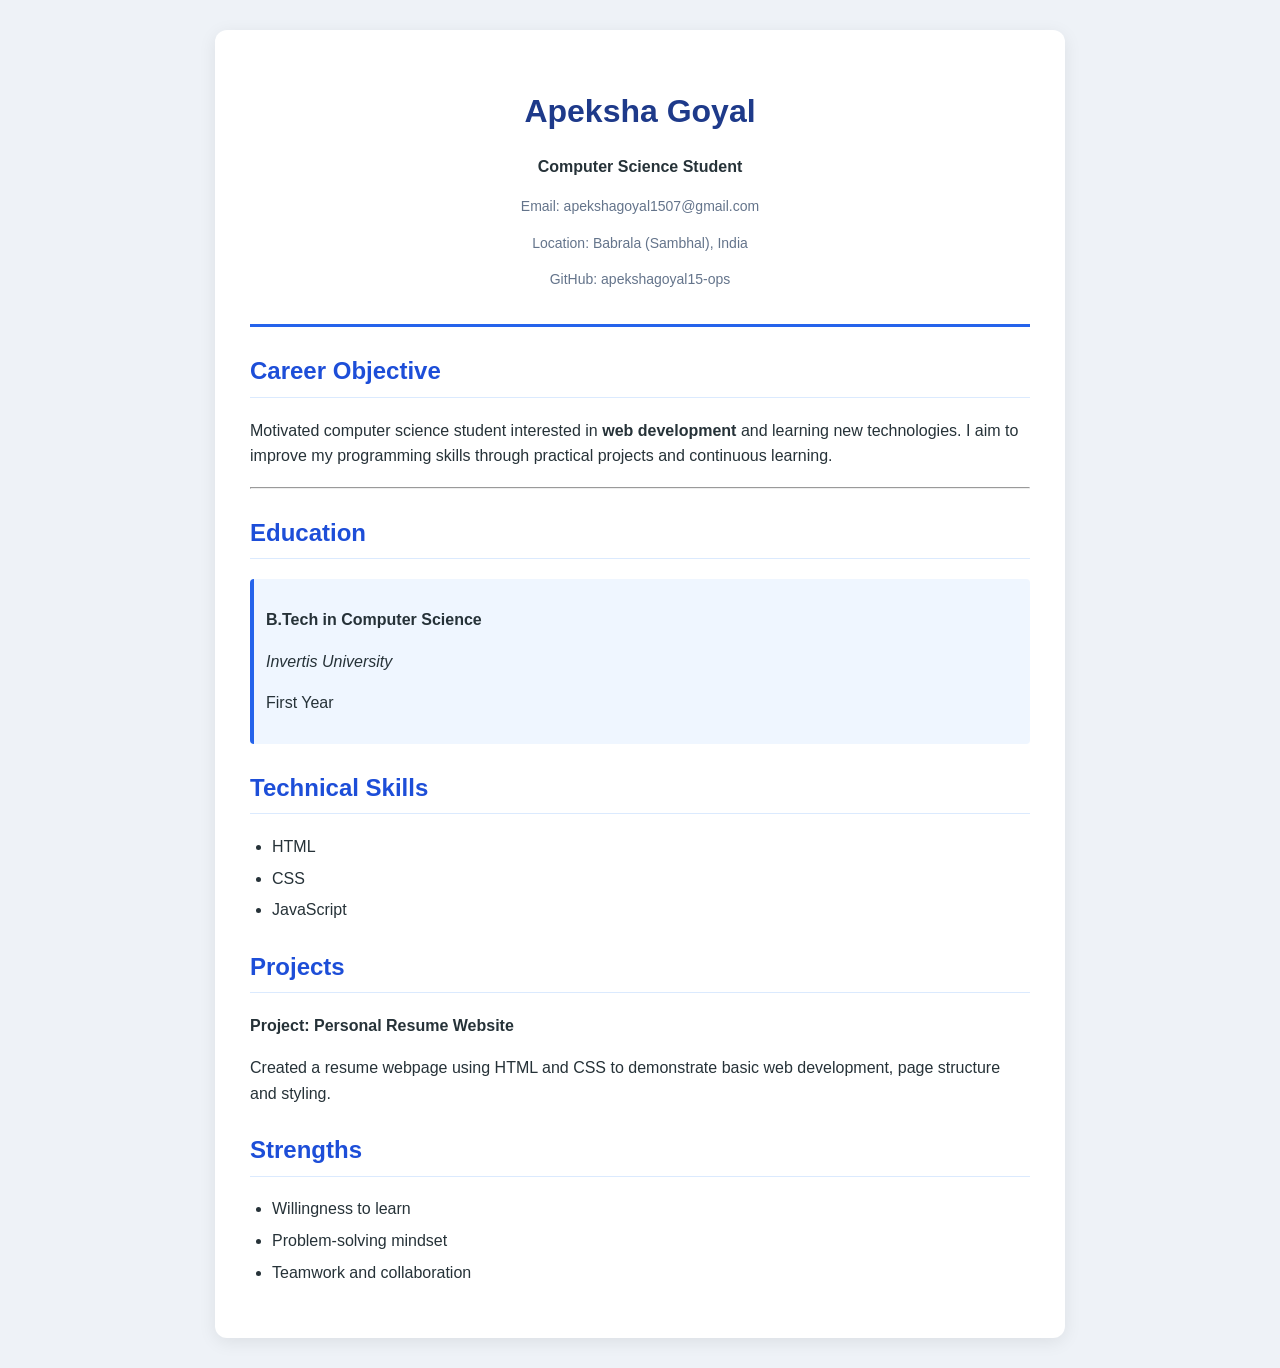
<file: week-2/index.html>
<!DOCTYPE html>
<html lang="en">
<head>
    <meta charset="UTF-8">
    <meta name="viewport" content="width=device-width, initial-scale=1.0">
    <title>My Resume | Week 2 Assignment</title>

    <style>
        * {
            box-sizing: border-box;
        }

        body {
            font-family: Arial, sans-serif;
            background-color: #eef2f7;
            color: #263238;
            margin: 0;
            padding: 30px 15px;
            line-height: 1.6;
        }

        .resume {
            max-width: 850px;
            margin: auto;
            background-color: white;
            padding: 35px;
            border-radius: 12px;
            box-shadow: 0 4px 18px rgba(0, 0, 0, 0.08);
        }

        header {
            text-align: center;
            padding-bottom: 20px;
            border-bottom: 3px solid #2563eb;
        }

        h1 {
            color: #1e3a8a;
            margin-bottom: 5px;
        }

        .contact {
            color: #64748b;
            font-size: 14px;
        }

        h2 {
            color: #1d4ed8;
            border-bottom: 1px solid #dbeafe;
            padding-bottom: 6px;
            margin-top: 25px;
        }

        .section {
            margin-bottom: 18px;
        }

        .highlight {
            background-color: #eff6ff;
            padding: 12px;
            border-left: 4px solid #2563eb;
            border-radius: 4px;
        }

        ul {
            padding-left: 22px;
        }

        li {
            margin-bottom: 6px;
        }

        footer {
            text-align: center;
            margin-top: 25px;
            color: #64748b;
            font-size: 13px;
        }

        @media (max-width: 600px) {
            body {
                padding: 12px;
            }

            .resume {
                padding: 20px;
            }
        }
    </style>
</head>

<body>

    <!-- Main resume container -->
    <div class="resume" id="resume">

        <!-- Personal information -->
        <header>
            <h1>Apeksha Goyal</h1>
            <p><strong>Computer Science Student</strong></p>

            <div class="contact">
                <p>Email: apekshagoyal1507@gmail.com</p>
                <p>Location: Babrala (Sambhal), India</p>
                <p>GitHub: apekshagoyal15-ops</p>
            </div>
        </header>

        <!-- Career objective -->
        <div class="section" id="objective">
            <h2>Career Objective</h2>

            <p>
                Motivated computer science student interested in
                <strong>web development</strong> and learning new technologies.
                I aim to improve my programming skills through practical
                projects and continuous learning.
            </p>
        </div>

        <hr>

        <!-- Education -->
        <div class="section" id="education">
            <h2>Education</h2>

            <div class="highlight">
                <p><strong>B.Tech in Computer Science</strong></p>
                <p><em>Invertis University</em></p>
                <p>First Year</p>
            </div>
        </div>

        <!-- Skills -->
        <div class="section" id="skills">
            <h2>Technical Skills</h2>

            <ul>
                <li>HTML</li>
                <li>CSS</li>
                <li>JavaScript</li>
            </ul>
        </div>

        <!-- Projects -->
        <div class="section" id="projects">
            <h2>Projects</h2>

            <p><strong>Project: Personal Resume Website</strong></p>

            <p>
                Created a resume webpage using HTML and CSS to demonstrate
                basic web development, page structure and styling.
            </p>
        </div>

        <!-- Strengths -->
        <div class="section" id="strengths">
            <h2>Strengths</h2>

            <ul>
                <li>Willingness to learn</li>
                <li>Problem-solving mindset</li>
                <li>Teamwork and collaboration</li>
            </ul>
        </div>

    </div>

</body>
</html>
</file>
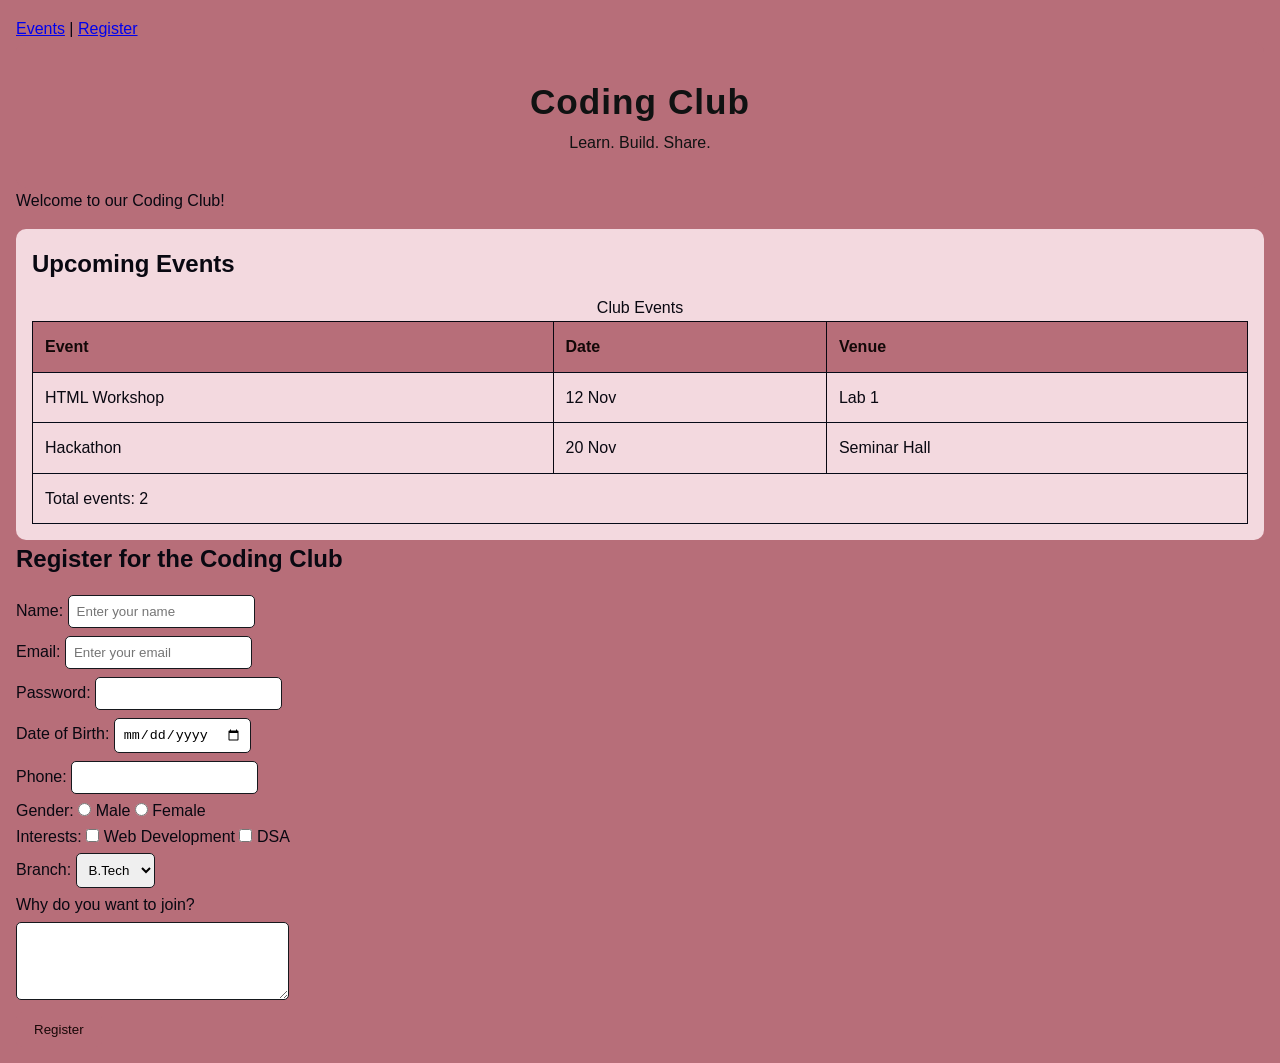
<file: week-4/index.html>
<!DOCTYPE html>
<html lang="en">

<head>
    <meta charset="UTF-8">
    <meta name="viewport" content="width=device-width, initial-scale=1.0">
    <meta name="description" content="Coding Club events and student registration">
    <title>Coding Club</title>
    <style>
    /* CSS Variables */
    :root {
        --brand: #b76e79;
        --light: #b76e79;
        --dark: #090811;
        --gap: 16px;
    }
    /* Universal Selector */
* {
    margin: 0;
    padding: 0;
    box-sizing: border-box;
}

/* Element Selector */
body {
    font-family: Arial, sans-serif;
    background: var(--light);
    color: var(--dark);
    line-height: 1.6;
    padding: var(--gap);
}

h1 {
    font-size: 2.2rem;
    letter-spacing: 1px;
}

h2 {
    margin-bottom: 12px;
}
  /* ID Selector */
#hero {
    background: var(--brand);
    color: rgb(16, 18, 18);
    text-align: center;
    padding: 32px var(--gap);
    border-radius: 10px;
}

/* Class Selector */
.card {
    background: #f3d9df;
    padding: var(--gap);
    margin-top: var(--gap);
    border-radius: 10px;
}
/* Table Styling */
table {
    width: 100%;
    border-collapse: collapse;
    margin-top: 10px;
    border:#090811
}

th {
    background: var(--brand);
    color: rgb(19, 8, 8);
    text-align: left;
}

th,
td {
    padding: 12px;
    border-bottom: 1px solid #050a17;
}
 /* Form Styling */
input,
select,
textarea {
    padding: 8px;
    margin: 4px 0;
    border: 1px solid #16181d;
    border-radius: 5px;
}

button {
    background: var(--brand);
    color: rgb(24, 7, 7);
    border: none;
    padding: 10px 18px;
    border-radius: 6px;
    cursor: pointer;
}

button:hover {
    opacity: 0.9;
}
</style>
    <link rel="icon" href="favicon.ico">
</head>

<body>
        <!-- Navigation -->
    <nav>
        <a href="#events">Events</a> |
        <a href="#register">Register</a>
    </nav>

    <header id="hero">
    <h1>Coding Club</h1>
    <p>Learn. Build. Share.</p>
</header>

    <p>Welcome to our Coding Club!</p>
        <!-- Upcoming Events Section -->
        <section class="card">
        <h2 id="events">Upcoming Events</h2>

    <table border="1">

        <caption>Club Events</caption>

        <thead>
            <tr>
                <th>Event</th>
                <th>Date</th>
                <th>Venue</th>
            </tr>
        </thead>

        <tbody>
            <tr>
                <td>HTML Workshop</td>
                <td>12 Nov</td>
                <td>Lab 1</td>
            </tr>

            <tr>
                <td>Hackathon</td>
                <td>20 Nov</td>
                <td>Seminar Hall</td>
            </tr>
        </tbody>

        <tfoot>
            <tr>
                <td colspan="3">Total events: 2</td>
            </tr>
        </tfoot>

    </table>
    </section>
    
        <!-- Registration Form -->
    <h2 id="register">Register for the Coding Club</h2>

    <form action="#" method="post">

        <!-- Name -->
        <p>
            <label for="name">Name:</label>
            <input
                type="text"
                id="name"
                name="name"
                placeholder="Enter your name"
                required
            >
        </p>

        <!-- Email -->
        <p>
            <label for="email">Email:</label>
            <input
                type="email"
                id="email"
                name="email"
                placeholder="Enter your email"
                required
            >
        </p>

        <!-- Password -->
        <p>
            <label for="password">Password:</label>
            <input
                type="password"
                id="password"
                name="password"
                required
            >
        </p>

        <!-- Date of Birth -->
        <p>
            <label for="dob">Date of Birth:</label>
            <input type="date" id="dob" name="dob">
        </p>

        <!-- Phone -->
        <p>
            <label for="phone">Phone:</label>
            <input type="tel" id="phone" name="phone">
        </p>

        <!-- Gender -->
        <p>
            Gender:

            <input type="radio" id="male" name="gender" value="male">
            <label for="male">Male</label>

            <input type="radio" id="female" name="gender" value="female">
            <label for="female">Female</label>
        </p>

        <!-- Interests -->
        <p>
            Interests:

            <input type="checkbox" id="web" name="interests" value="web">
            <label for="web">Web Development</label>

            <input type="checkbox" id="dsa" name="interests" value="dsa">
            <label for="dsa">DSA</label>
        </p>

        <!-- Branch Dropdown -->
        <p>
            <label for="branch">Branch:</label>

            <select id="branch" name="branch">
                <option value="btech">B.Tech</option>
                <option value="bca">BCA</option>
                <option value="other">Other</option>
            </select>
        </p>

        <!-- Message -->
        <p>
            <label for="message">Why do you want to join?</label>
            <br>

            <textarea
                id="message"
                name="message"
                rows="4"
                cols="30"
            ></textarea>
        </p>

        <!-- Submit Button -->
        <button type="submit">Register</button>

    </form>

</body>

</html>
</file>
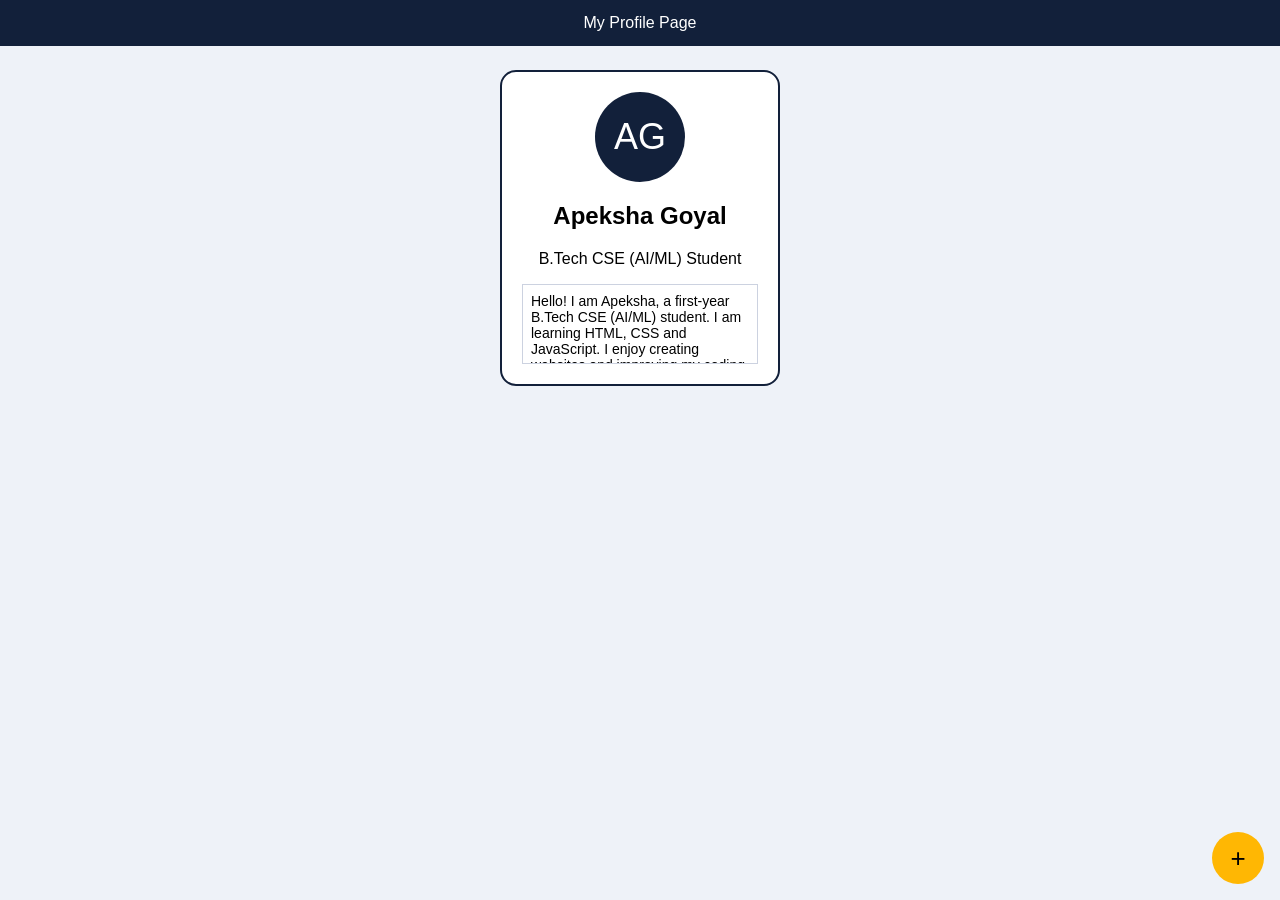
<file: week-6/index.html>
<!DOCTYPE html>
<html lang="en">
<head>
    <meta charset="UTF-8">
    <meta name="viewport" content="width=device-width, initial-scale=1.0">
    <title>Profile Card</title>
    <style>
    * {
        box-sizing: border-box;
    }

    body {
        margin: 0;
        font-family: Arial, sans-serif;
        background: #eef2f8;
    }
     header {
    position: sticky;
    top: 0;
    z-index: 10;
    background: #12203a;
    color: white;
    padding: 14px;
    text-align: center;
}

    .card {
        width: 280px;
        margin: 24px auto;
        background: white;
        border: 2px solid #12203a;
        border-radius: 16px;
        padding: 20px;
        text-align: center;
    }
    .avatar {
    width: 90px;
    height: 90px;
    border-radius: 50%;
    background: #12203a;;
    color: white;
    font-size: 36px;
    line-height: 90px;
    margin: 0 auto 10px;
}
.bio {
    height: 80px;
    overflow: auto;
    text-align: left;
    border: 1px solid #ccd2e0;
    padding: 8px;
    margin-top: 12px;
    font-size: 14px;
}
.fab {
    position: fixed;
    right: 16px;
    bottom: 16px;
    width: 52px;
    height: 52px;
    border: 0;
    border-radius: 50%;
    background: #ffb703;
    font-size: 26px;
    cursor: pointer;
     }
</style>
</head>
<body>

    <header>My Profile Page</header>

    <main>
        <div class="card">
            <div class="avatar">AG</div>
            <h2>Apeksha Goyal</h2>
            <p>B.Tech CSE (AI/ML) Student</p>
           <div class="bio">
            Hello! I am Apeksha, a first-year B.Tech CSE (AI/ML)
            student. I am learning HTML, CSS and JavaScript.
            I enjoy creating websites and improving my coding skills.
            My goal is to build useful projects and learn new technologies.
    </div>
        </div>
    </main>
    <button class="fab" type="button">+</button>

</body>
</html>
</file>
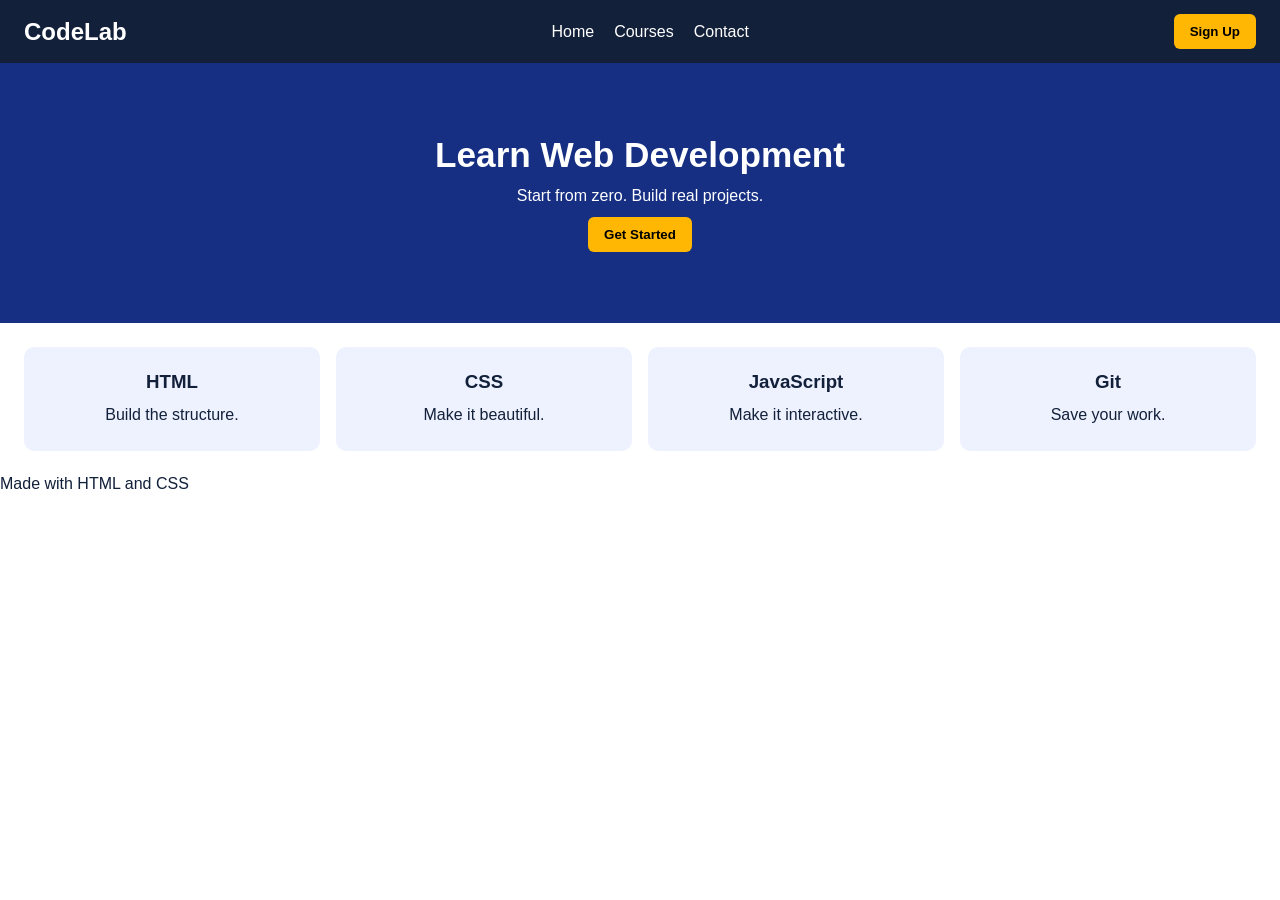
<file: week-7/index.html>
<!DOCTYPE html>
<html lang="en">
<head>
    <meta charset="UTF-8">
    <meta name="viewport" content="width=device-width, initial-scale=1.0">
    <title>CodeLab</title>
    <style>
    * {
        margin: 0;
        padding: 0;
        box-sizing: border-box;
    }

    body {
        font-family: Arial, sans-serif;
        color: #12203a;
    }

    nav {
        display: flex;
        justify-content: space-between;
        align-items: center;
        padding: 14px 24px;
        background: #12203a;
        color: white;
    }

    nav ul {
        display: flex;
        gap: 20px;
        list-style: none;
    }

    nav a {
        color: white;
        text-decoration: none;
    }

    .btn {
        background: #ffb703;
        border: none;
        padding: 10px 16px;
        border-radius: 6px;
        font-weight: bold;
        cursor: pointer;
    }
    
/* Hero banner: center everything using Flexbox */
.hero {
    display: flex;
    flex-direction: column;
    align-items: center;
    justify-content: center;
    gap: 12px;
    height: 260px;
    padding: 16px;
    text-align: center;
    background: #162f83;
    color: white;
}

.hero h1 {
    font-size: 2.2rem;
}

/* Cards layout using Flexbox */
.cards {
    display: flex;
    flex-wrap: wrap;
    gap: 16px;
    padding: 24px;
}

.card {
    flex: 1 1 200px;
    background: #eef2ff;
    padding: 24px;
    border-radius: 10px;
    text-align: center;
}

.card p {
    margin-top: 10px;
    line-height: 1.5;
}

/* Cards layout using Flexbox */
.cards {
    display: flex;
    flex-wrap: wrap;
    gap: 16px;
    padding: 24px;
}

.card {
    flex: 1 1 200px;
    background: #eef2ff;
    padding: 24px;
    border-radius: 10px;
    text-align: center;
}

.card p {
    margin-top: 10px;
    line-height: 1.5;
}

/* Mobile responsive layout */
@media (max-width: 600px) {
    nav {
        flex-direction: column;
        gap: 16px;
    }

    nav ul {
        gap: 14px;
    }

    .hero h1 {
        font-size: 1.7rem;
    }

    .cards {
        padding: 16px;
    }
}


</style>
</head>
<body>

    <nav>
        <h2>CodeLab</h2>
        <ul>
            <li><a href="#home">Home</a></li>
            <li><a href="#courses">Courses</a></li>
            <li><a href="#contact">Contact</a></li>
        </ul>
        <button class="btn">Sign Up</button>
    </nav>

    <section class="hero" id="home">
        <h1>Learn Web Development</h1>
        <p>Start from zero. Build real projects.</p>
        <button class="btn">Get Started</button>
    </section>

    <section class="cards" id="courses">
        <div class="card">
            <h3>HTML</h3>
            <p>Build the structure.</p>
        </div>

        <div class="card">
            <h3>CSS</h3>
            <p>Make it beautiful.</p>
        </div>

        <div class="card">
            <h3>JavaScript</h3>
            <p>Make it interactive.</p>
        </div>

        <div class="card">
            <h3>Git</h3>
            <p>Save your work.</p>
        </div>
    </section>

    <footer id="contact">Made with HTML and CSS</footer>

</body>
</html>
</file>
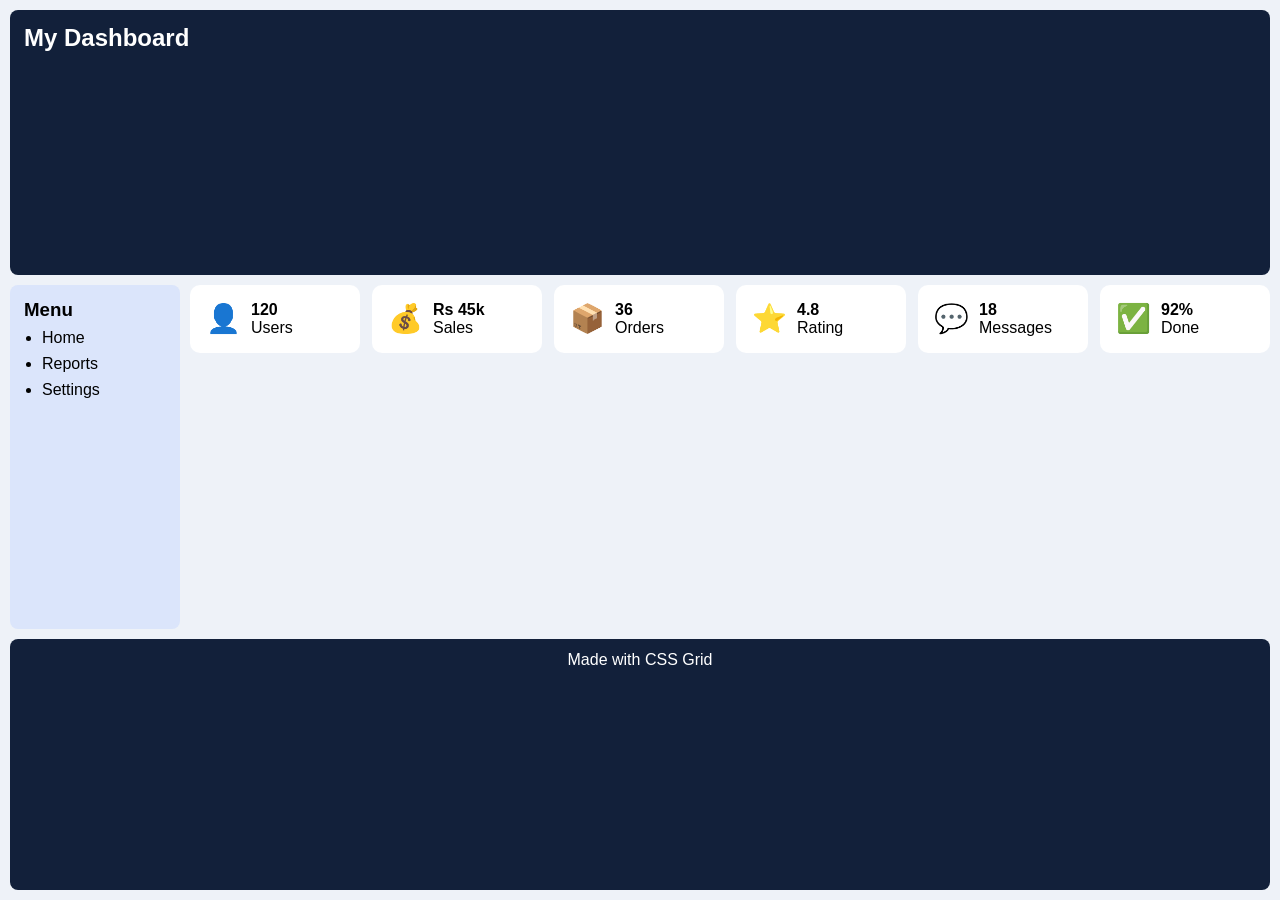
<file: week-8/index.html>
<!DOCTYPE html>
<html lang="en">
<head>
    <meta charset="UTF-8">
    <meta name="viewport" content="width=device-width, initial-scale=1.0">
    <title>My Dashboard</title>
    
<style>
    * {
        margin: 0;
        padding: 0;
        box-sizing: border-box;
    }

    body {
        font-family: Arial, sans-serif;
        background: #eef2f8;
    }

    /* Main dashboard layout using CSS Grid */
    .layout {
        display: grid;
        grid-template-columns: 170px 1fr;
        grid-template-areas:
            "head head"
            "side main"
            "foot foot";
        gap: 10px;
        min-height: 100vh;
        padding: 10px;
    }

    header {
        grid-area: head;
        background: #12203a;
        color: white;
        padding: 14px;
        border-radius: 8px;
    }

    aside {
        grid-area: side;
        background: #dbe5fb;
        padding: 14px;
        border-radius: 8px;
    }

    aside li {
        margin: 8px 0 8px 18px;
    }

    main {
        grid-area: main;
    }
    
/* Automatically arrange dashboard cards */
.gallery {
    display: grid;
    grid-template-columns: repeat(auto-fit, minmax(150px, 1fr));
    gap: 12px;
}

/* Arrange icon and text side by side */
.item {
    display: flex;
    align-items: center;
    gap: 10px;
    background: white;
    padding: 16px;
    border-radius: 10px;
}

.icon {
    font-size: 28px;
}

    footer {
        grid-area: foot;
        background: #12203a;
        color: white;
        padding: 12px;
        text-align: center;
        border-radius: 8px;
    }
    @media (max-width: 600px) {
    .layout {
        grid-template-columns: 1fr;
        grid-template-areas:
            "head"
            "side"
            "main"
            "foot";
    }

    .gallery {
        grid-template-columns: 1fr;
    }
}
</style>

</head>
<body>

    <div class="layout">

        <header>
            <h2>My Dashboard</h2>
        </header>

        <aside>
            <h3>Menu</h3>
            <ul>
                <li>Home</li>
                <li>Reports</li>
                <li>Settings</li>
            </ul>
        </aside>

        <main>
            <div class="gallery">
                <div class="item">
                    <span class="icon">&#128100;</span>
                    <div><b>120</b><br>Users</div>
                </div>

                <div class="item">
                    <span class="icon">&#128176;</span>
                    <div><b>Rs 45k</b><br>Sales</div>
                </div>

                <div class="item">
                    <span class="icon">&#128230;</span>
                    <div><b>36</b><br>Orders</div>
                </div>

                <div class="item">
                    <span class="icon">&#11088;</span>
                    <div><b>4.8</b><br>Rating</div>
                </div>

                <div class="item">
                    <span class="icon">&#128172;</span>
                    <div><b>18</b><br>Messages</div>
                </div>

                <div class="item">
                    <span class="icon">&#9989;</span>
                    <div><b>92%</b><br>Done</div>
                </div>
            </div>
        </main>

        <footer>Made with CSS Grid</footer>

    </div>

</body>
</html>
</file>
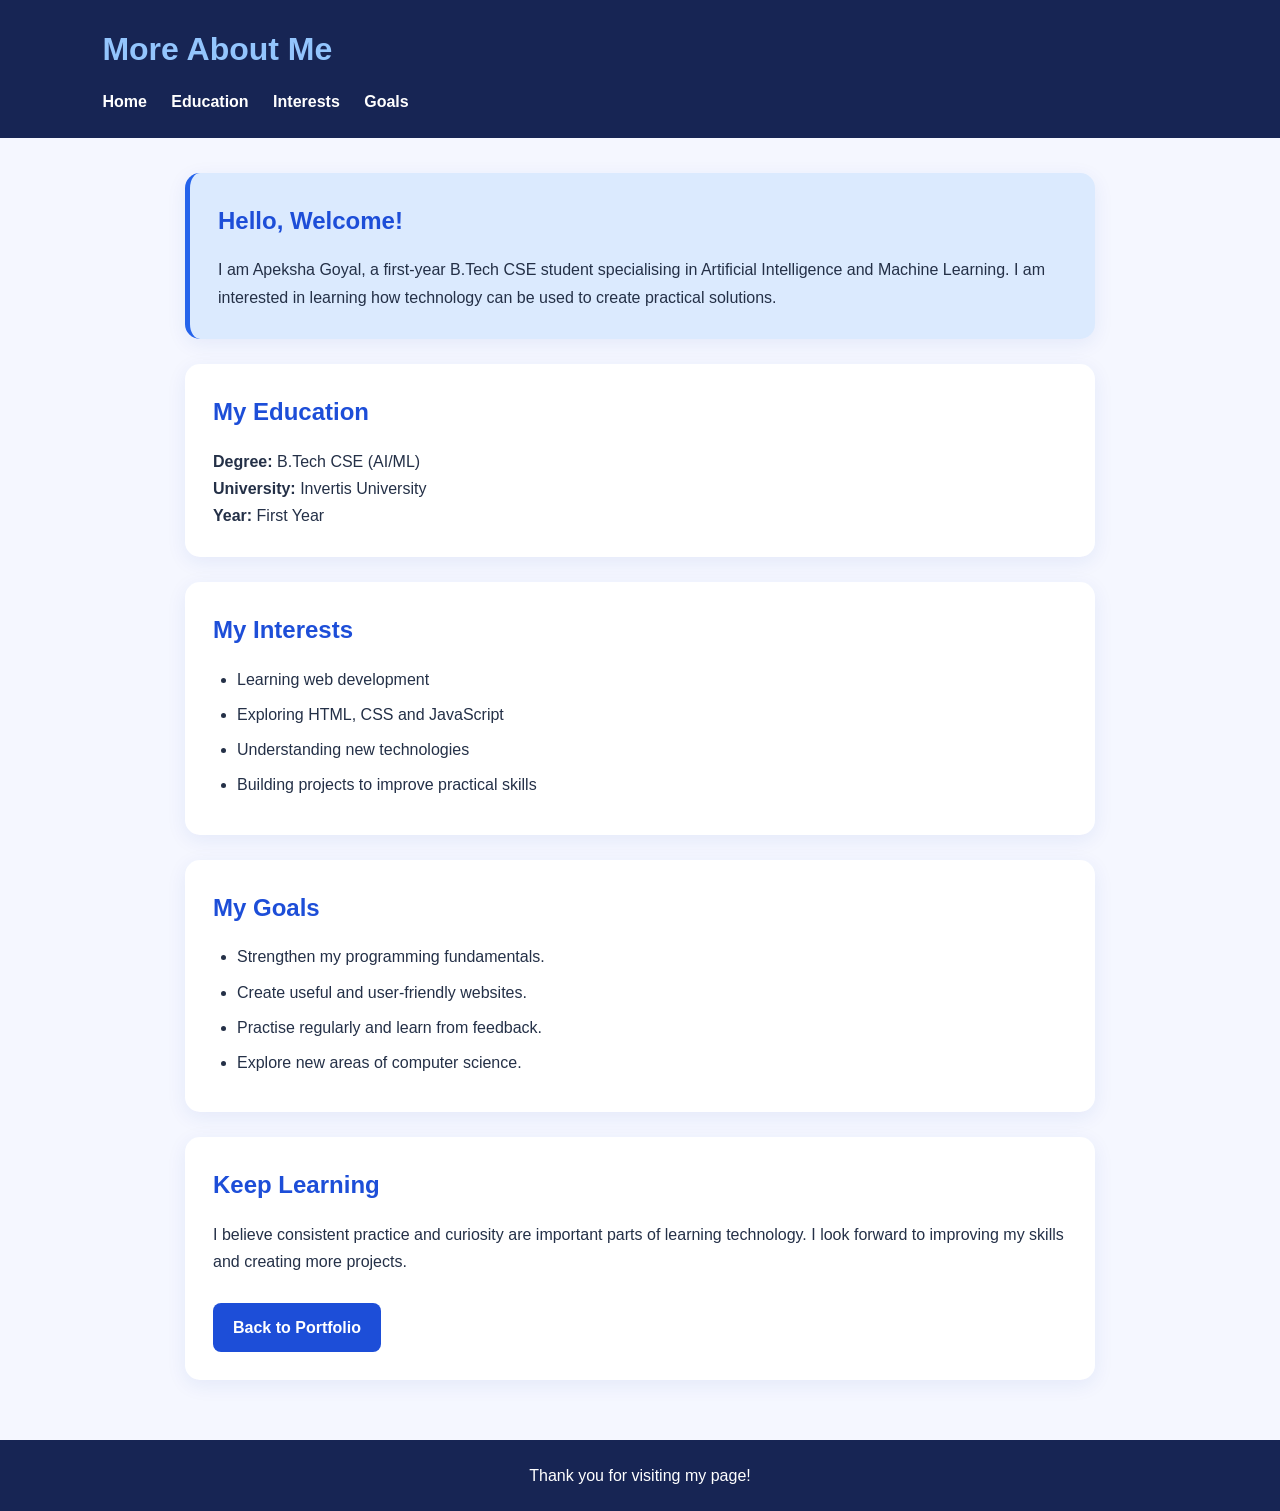
<file: week -3/about.html>
<!DOCTYPE html>
<html lang="en">
<head>
    <meta charset="UTF-8">
    <meta name="viewport" content="width=device-width, initial-scale=1.0">
    <title>About Me | Apeksha Goyal</title>

    <style>
        * {
            margin: 0;
            padding: 0;
            box-sizing: border-box;
        }

        body {
            font-family: Arial, sans-serif;
            background: #f5f7ff;
            color: #243047;
            line-height: 1.7;
        }

        header {
            background: #172554;
            color: white;
            padding: 22px 8%;
        }

        header h1 {
            color: #93c5fd;
        }

        nav {
            margin-top: 12px;
        }

        nav a {
            color: white;
            text-decoration: none;
            margin-right: 20px;
            font-weight: bold;
        }

        nav a:hover {
            color: #93c5fd;
        }

        main {
            max-width: 950px;
            margin: auto;
            padding: 35px 20px;
        }

        section {
            background: white;
            padding: 28px;
            margin-bottom: 25px;
            border-radius: 15px;
            box-shadow: 0 5px 20px rgba(30, 64, 175, 0.08);
        }

        h2 {
            color: #1d4ed8;
            margin-bottom: 15px;
        }

        ul {
            padding-left: 24px;
        }

        li {
            margin-bottom: 8px;
        }

        .highlight {
            background: #dbeafe;
            border-left: 5px solid #2563eb;
        }

        .back-button {
            display: inline-block;
            background: #1d4ed8;
            color: white;
            text-decoration: none;
            padding: 11px 20px;
            border-radius: 8px;
            font-weight: bold;
        }

        .back-button:hover {
            background: #172554;
        }

        footer {
            text-align: center;
            padding: 22px;
            background: #172554;
            color: white;
        }

        @media (max-width: 600px) {
            header {
                padding: 20px;
            }

            nav a {
                display: inline-block;
                margin: 8px 12px 0 0;
            }

            section {
                padding: 22px;
            }
        }
    </style>
</head>

<body>

    <header>
        <h1>More About Me</h1>

        <nav>
            <a href="index.html">Home</a>
            <a href="#education">Education</a>
            <a href="#interests">Interests</a>
            <a href="#goals">Goals</a>
        </nav>
    </header>

    <main>
        <section class="highlight">
            <h2>Hello, Welcome!</h2>

            <p>
                I am Apeksha Goyal, a first-year B.Tech CSE student
                specialising in Artificial Intelligence and Machine
                Learning. I am interested in learning how technology
                can be used to create practical solutions.
            </p>
        </section>

        <section id="education">
            <h2>My Education</h2>

            <p><strong>Degree:</strong> B.Tech CSE (AI/ML)</p>
            <p><strong>University:</strong> Invertis University</p>
            <p><strong>Year:</strong> First Year</p>
        </section>

        <section id="interests">
            <h2>My Interests</h2>

            <ul>
                <li>Learning web development</li>
                <li>Exploring HTML, CSS and JavaScript</li>
                <li>Understanding new technologies</li>
                <li>Building projects to improve practical skills</li>
            </ul>
        </section>

        <section id="goals">
            <h2>My Goals</h2>

            <ul>
                <li>Strengthen my programming fundamentals.</li>
                <li>Create useful and user-friendly websites.</li>
                <li>Practise regularly and learn from feedback.</li>
                <li>Explore new areas of computer science.</li>
            </ul>
        </section>

        <section>
            <h2>Keep Learning</h2>

            <p>
                I believe consistent practice and curiosity are
                important parts of learning technology. I look forward
                to improving my skills and creating more projects.
            </p>

            <br>

            <a class="back-button" href="index.html">
                Back to Portfolio
            </a>
        </section>
    </main>

    <footer>
        <p>Thank you for visiting my page!</p>
    </footer>

</body>
</html>
</file>
